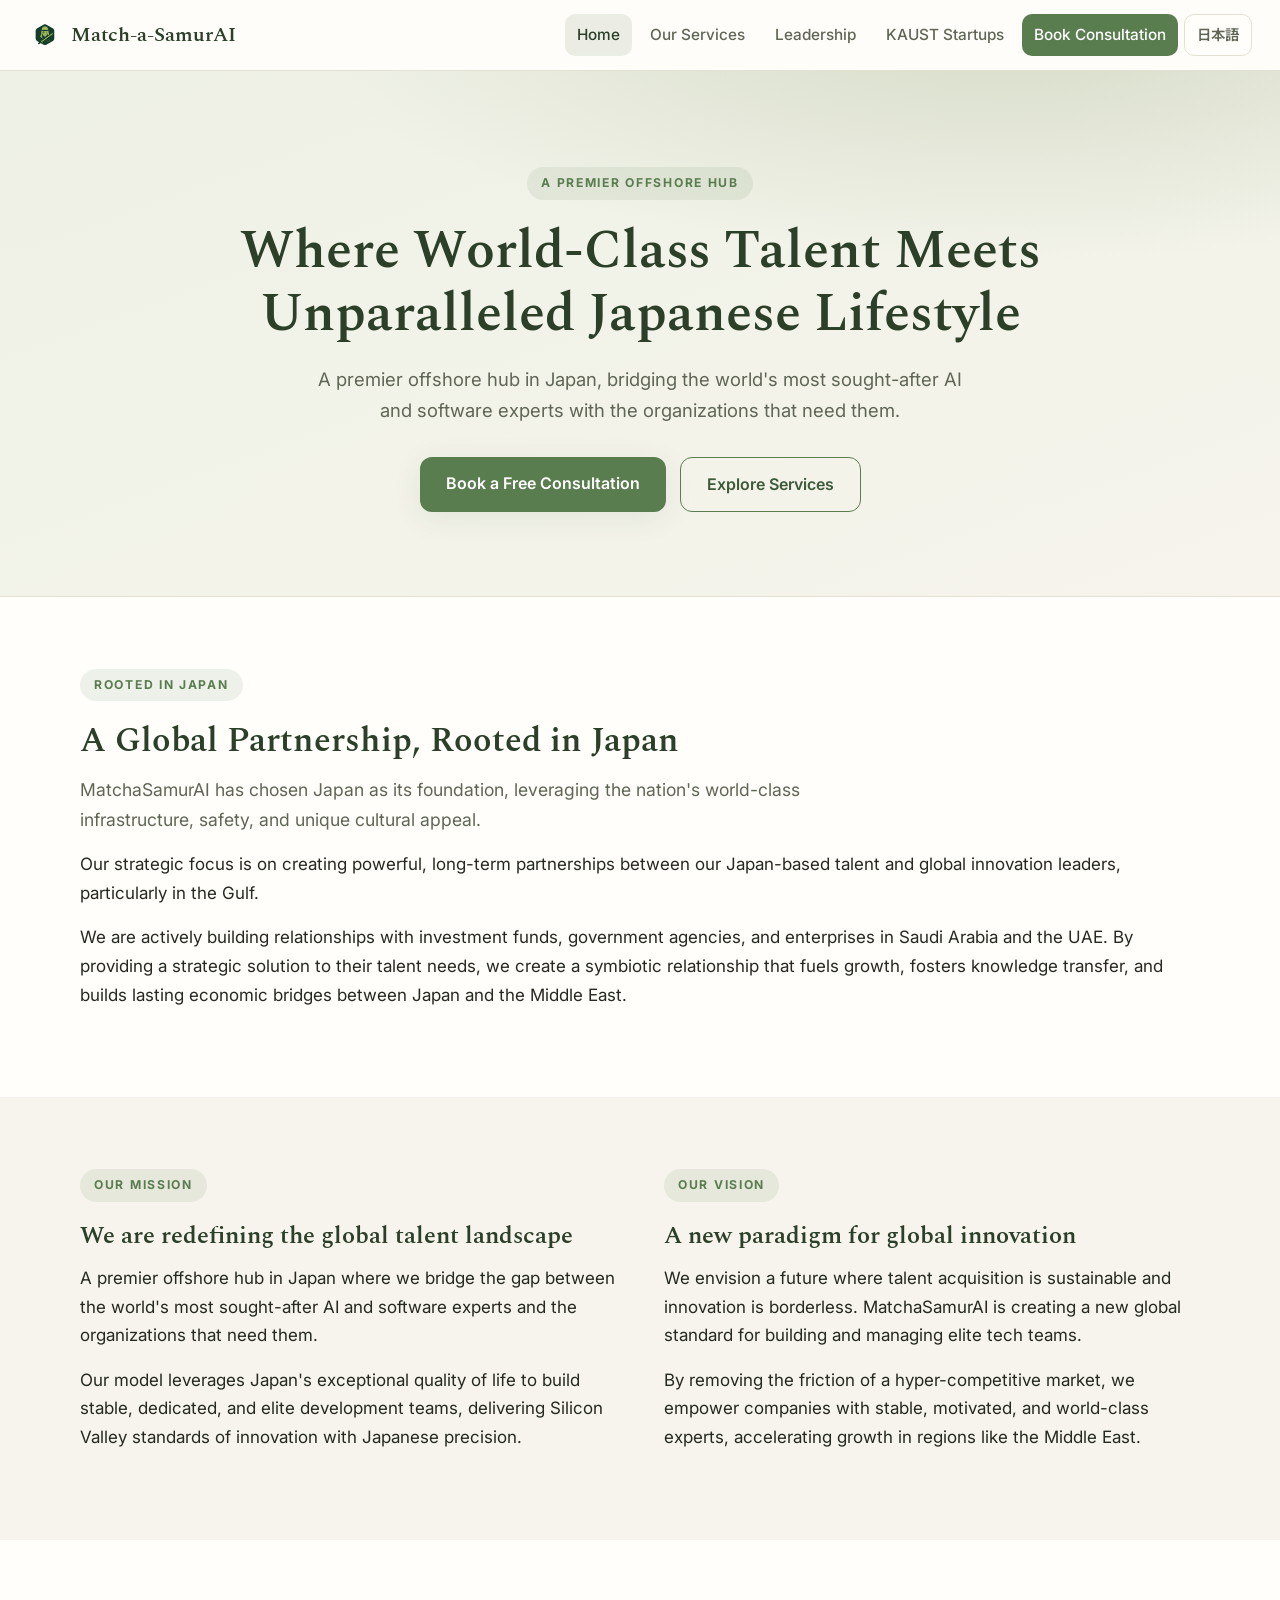
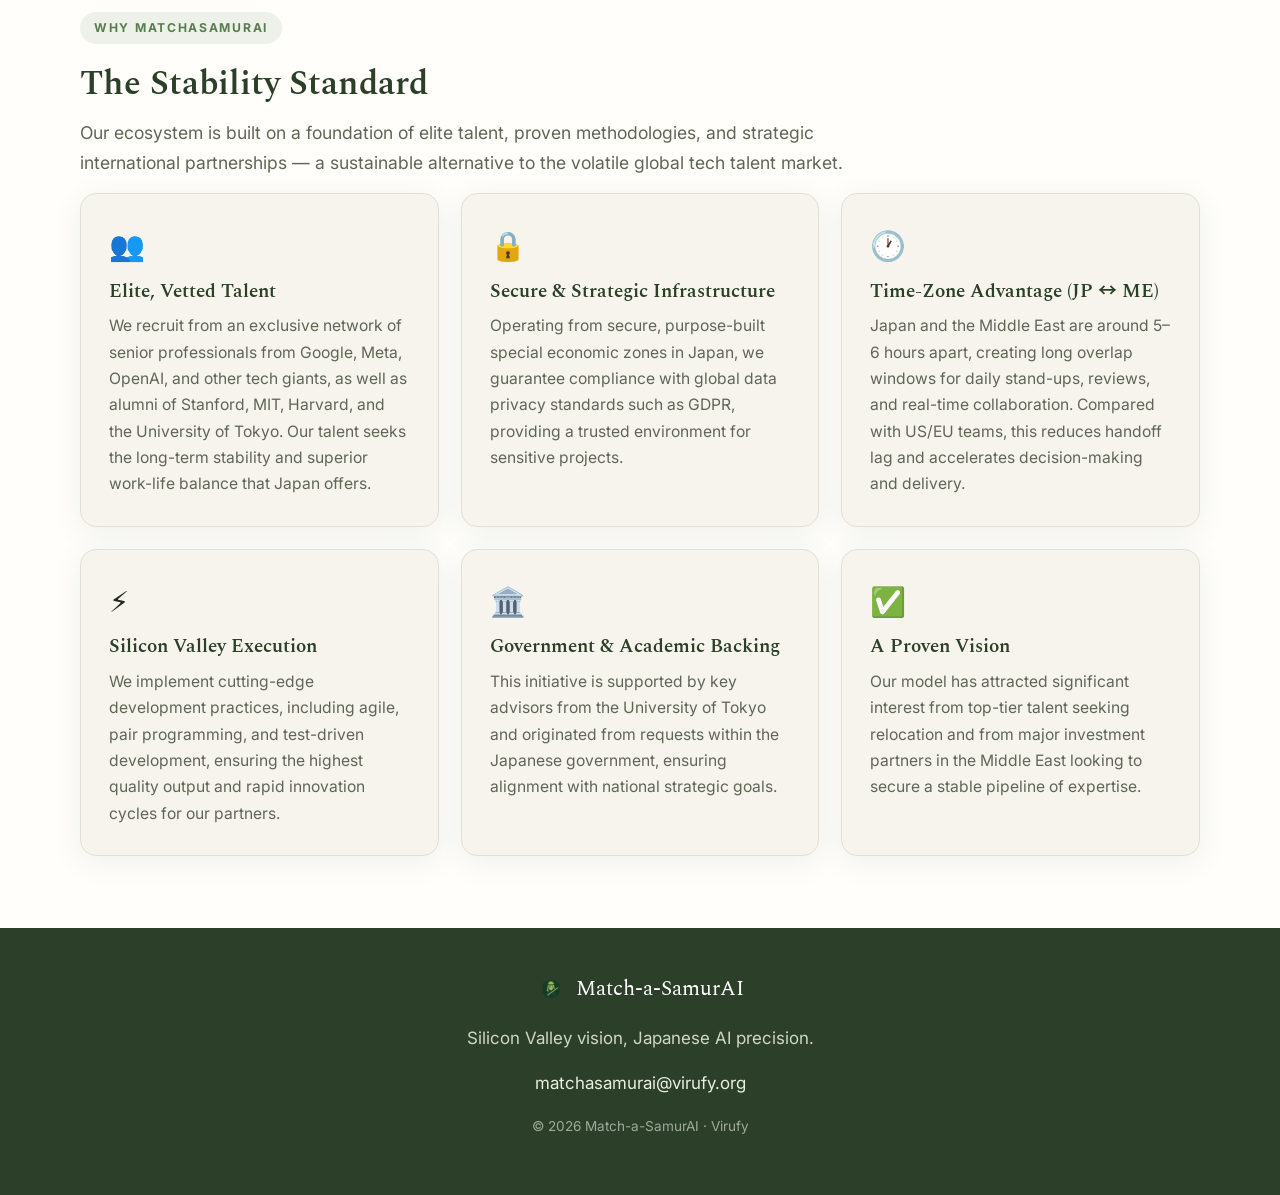
<file: index.html>
<!doctype html>
<html lang="en">
<head>
<meta charset="utf-8">
<meta name="viewport" content="width=device-width, initial-scale=1">
<title>Match-a-SamurAI · Elite Global AI Talent, Based in Japan</title>
<meta name="description" content="Match-a-SamurAI: elite global AI and software talent, based in Japan, bridging world-class engineers with the Gulf and beyond.">
<link rel="preconnect" href="https://fonts.googleapis.com">
<link rel="preconnect" href="https://fonts.gstatic.com" crossorigin>
<link href="https://fonts.googleapis.com/css2?family=Inter:wght@400;500;600;700&family=Noto+Sans+JP:wght@400;500;700&family=Spectral:wght@500;600&display=swap" rel="stylesheet">
<link rel="icon" type="image/png" href="img/logo.png">
<link rel="stylesheet" href="style.css">
</head>
<body class="en">
<header class="site-head">
  <a class="brand" href="index.html"><img class="brand-logo" src="img/logo.png" alt="Match-a-SamurAI logo"> Match-a-SamurAI</a>
  <button class="nav-toggle" aria-label="Menu" onclick="document.body.classList.toggle('nav-open')">☰</button>
  <nav class="nav"><a href="index.html" class="active"><span class="en">Home</span><span class="ja">ホーム</span></a><a href="services.html" class=""><span class="en">Our Services</span><span class="ja">サービス内容</span></a><a href="leadership.html" class=""><span class="en">Leadership</span><span class="ja">経営陣</span></a><a href="kaust-startups.html" class=""><span class="en">KAUST Startups</span><span class="ja">KAUSTスタートアップ</span></a>
    <a class="cta-sm" href="mailto:matchasamurai@virufy.org?subject=Free%20Consultation%20Request%20(Match-a-SamurAI)" target="_blank" rel="noopener"><span class="en">Book Consultation</span><span class="ja">無料相談予約</span></a>
    <button class="lang-btn" onclick="toggleLang()"><span class="en">日本語</span><span class="ja">English</span></button>
  </nav>
</header>
<main>
<section class="hero">
  <div class="hero-inner">
    <div class="kicker"><span class="en">A Premier Offshore Hub</span><span class="ja">一流のオフショア開発拠点</span></div>
    <h1><span class="en">Where World-Class Talent Meets Unparalleled Japanese Lifestyle</span><span class="ja">世界水準の人材と、比類なき日本のライフスタイルが出会う場所</span></h1>
    <p class="hero-sub"><span class="en">A premier offshore hub in Japan, bridging the world's most sought-after AI and software experts with the organizations that need them.</span><span class="ja">日本に設けた一流の海外開発拠点。世界で最も求められるAI・ソフトウェアの専門家と、それを必要とする組織との架け橋になります。</span></p>
    <div class="hero-ctas">
      <a class="btn primary" href="mailto:matchasamurai@virufy.org?subject=Free%20Consultation%20Request%20(Match-a-SamurAI)" target="_blank" rel="noopener"><span class="en">Book a Free Consultation</span><span class="ja">無料コンサルを予約</span></a>
      <a class="btn ghost" href="services.html"><span class="en">Explore Services</span><span class="ja">サービスを見る</span></a>
    </div>
  </div>
</section><section class="sec alt"><div class="wrap"><div class="kicker"><span class="en">Rooted in Japan</span><span class="ja">日本を拠点に</span></div><h2><span class="en">A Global Partnership, Rooted in Japan</span><span class="ja">日本に根ざしたグローバル・パートナーシップ</span></h2><p class="lead"><span class="en">MatchaSamurAI has chosen Japan as its foundation, leveraging the nation&#39;s world-class infrastructure, safety, and unique cultural appeal.</span><span class="ja">MatchaSamurAIは日本を拠点に選びました。世界トップクラスのインフラ、安全性、そして独自の文化的魅力を活かすためです。</span></p><p><span class="en">Our strategic focus is on creating powerful, long-term partnerships between our Japan-based talent and global innovation leaders, particularly in the Gulf.</span><span class="ja">私たちの戦略的な焦点は、日本を拠点とする優秀な人材と、特に湾岸地域のグローバルなイノベーション・リーダーとの間に、強力で長期的なパートナーシップを築くことにあります。</span></p><p><span class="en">We are actively building relationships with investment funds, government agencies, and enterprises in Saudi Arabia and the UAE. By providing a strategic solution to their talent needs, we create a symbiotic relationship that fuels growth, fosters knowledge transfer, and builds lasting economic bridges between Japan and the Middle East.</span><span class="ja">サウジアラビアやUAEの投資ファンド、政府機関、企業との関係構築を積極的に進めており、彼らの人材ニーズに応える戦略的ソリューションを提供します。成長を促進し、知識伝達を推進することで、日本と中東の間に持続的な経済的架け橋を築きます。</span></p></div></section><section class="sec "><div class="wrap"><div class="two-col"><div><div class="kicker"><span class="en">Our Mission</span><span class="ja">私たちの使命</span></div><h2><span class="en">We are redefining the global talent landscape</span><span class="ja">グローバル人材の新しい姿を定義する</span></h2><p><span class="en">A premier offshore hub in Japan where we bridge the gap between the world&#39;s most sought-after AI and software experts and the organizations that need them.</span><span class="ja">日本に設けた拠点を通じて、世界で最も求められるAI・ソフトウェアの専門家と、それを必要とする組織との架け橋となります。</span></p><p><span class="en">Our model leverages Japan&#39;s exceptional quality of life to build stable, dedicated, and elite development teams, delivering Silicon Valley standards of innovation with Japanese precision.</span><span class="ja">私たちのモデルは、日本の卓越した生活の質を活かし、安定的で献身的かつ精鋭の開発チームを形成。シリコンバレー水準のイノベーションを日本の精密さで提供します。</span></p></div><div><div class="kicker"><span class="en">Our Vision</span><span class="ja">私たちのビジョン</span></div><h2><span class="en">A new paradigm for global innovation</span><span class="ja">グローバル・イノベーションの新しいパラダイム</span></h2><p><span class="en">We envision a future where talent acquisition is sustainable and innovation is borderless. MatchaSamurAI is creating a new global standard for building and managing elite tech teams.</span><span class="ja">私たちは、人材獲得が持続可能であり、イノベーションが国境を超える未来を描いています。MatchaSamurAIは、精鋭テックチームの構築と運営において、新たなグローバルスタンダードを生み出しています。</span></p><p><span class="en">By removing the friction of a hyper-competitive market, we empower companies with stable, motivated, and world-class experts, accelerating growth in regions like the Middle East.</span><span class="ja">過度に競争的な市場の摩擦を取り除くことで、企業に安定的でモチベーションの高い世界水準の専門家を提供し、中東などの地域での成長を加速させます。</span></p></div></div></div></section><section class="sec alt"><div class="wrap"><div class="kicker"><span class="en">Why MatchaSamurAI</span><span class="ja">選ばれる理由</span></div><h2><span class="en">The Stability Standard</span><span class="ja">持続的で安定したモデル</span></h2><p class="lead"><span class="en">Our ecosystem is built on a foundation of elite talent, proven methodologies, and strategic international partnerships — a sustainable alternative to the volatile global tech talent market.</span><span class="ja">私たちのビジネス構造は、精鋭人材、実証済みの手法、そして戦略的な国際パートナーシップの基盤の上に構築されています。不安定なグローバル人材市場に代わる持続可能な選択肢を提供します。</span></p><div class="grid"><div class="card"><div class="card-ic">👥</div><h3><span class="en">Elite, Vetted Talent</span><span class="ja">精鋭で厳選された人材</span></h3><p><span class="en">We recruit from an exclusive network of senior professionals from Google, Meta, OpenAI, and other tech giants, as well as alumni of Stanford, MIT, Harvard, and the University of Tokyo. Our talent seeks the long-term stability and superior work-life balance that Japan offers.</span><span class="ja">Google、Meta、OpenAIなどのテック大手や、スタンフォード、MIT、ハーバード、東京大学の卒業生など、精鋭ネットワークから経験豊富な人材を採用。彼らは長期的な安定と、日本が提供する優れたワークライフバランスを求めています。</span></p></div><div class="card"><div class="card-ic">🔒</div><h3><span class="en">Secure & Strategic Infrastructure</span><span class="ja">安全で戦略的なインフラ</span></h3><p><span class="en">Operating from secure, purpose-built special economic zones in Japan, we guarantee compliance with global data privacy standards such as GDPR, providing a trusted environment for sensitive projects.</span><span class="ja">日本国内の特別経済区に設けた専用施設から運営し、GDPRなどの国際的なデータプライバシー基準に準拠。機密性の高いプロジェクトにも信頼できる環境を提供します。</span></p></div><div class="card"><div class="card-ic">🕐</div><h3><span class="en">Time-Zone Advantage (JP ↔ ME)</span><span class="ja">タイムゾーンの優位性（日本 ↔ 中東）</span></h3><p><span class="en">Japan and the Middle East are around 5–6 hours apart, creating long overlap windows for daily stand-ups, reviews, and real-time collaboration. Compared with US/EU teams, this reduces handoff lag and accelerates decision-making and delivery.</span><span class="ja">日本と中東の時差は約5〜6時間。日次スタンドアップ、レビュー、リアルタイムの共同作業に十分な重複時間が生まれます。米国や欧州のチームに比べ、引き継ぎの遅延が少なく、意思決定と成果物のスピードを高めます。</span></p></div><div class="card"><div class="card-ic">⚡</div><h3><span class="en">Silicon Valley Execution</span><span class="ja">シリコンバレー水準の実行力</span></h3><p><span class="en">We implement cutting-edge development practices, including agile, pair programming, and test-driven development, ensuring the highest quality output and rapid innovation cycles for our partners.</span><span class="ja">アジャイル、ペアプログラミング、テスト駆動開発などの最新手法を導入。最高品質の成果と迅速なイノベーションサイクルをパートナーに提供します。</span></p></div><div class="card"><div class="card-ic">🏛️</div><h3><span class="en">Government & Academic Backing</span><span class="ja">政府・学術の後押し</span></h3><p><span class="en">This initiative is supported by key advisors from the University of Tokyo and originated from requests within the Japanese government, ensuring alignment with national strategic goals.</span><span class="ja">本取り組みは東京大学の有力アドバイザーの支援を受け、日本政府からの要請を背景に誕生しました。国家的な戦略目標とも合致しています。</span></p></div><div class="card"><div class="card-ic">✅</div><h3><span class="en">A Proven Vision</span><span class="ja">実証されたビジョン</span></h3><p><span class="en">Our model has attracted significant interest from top-tier talent seeking relocation and from major investment partners in the Middle East looking to secure a stable pipeline of expertise.</span><span class="ja">このモデルは、移住を希望するトップクラスの人材からの関心を集め、中東の主要投資パートナーからも安定した人材パイプライン確保の観点で大きな注目を浴びています。</span></p></div></div></div></section>
</main>
<footer class="site-foot">
  <div class="foot-brand"><img class="foot-logo" src="img/logo.png" alt=""> Match-a-SamurAI</div>
  <p><span class="en">Silicon Valley vision, Japanese AI precision.</span><span class="ja">シリコンバレーのビジョン、日本のAIの精密さ。</span></p>
  <p class="foot-contact"><a href="mailto:matchasamurai@virufy.org">matchasamurai@virufy.org</a></p>
  <p class="foot-copy">© 2026 Match-a-SamurAI · Virufy</p>
</footer>
<script src="app.js"></script>
</body>
</html>
</file>
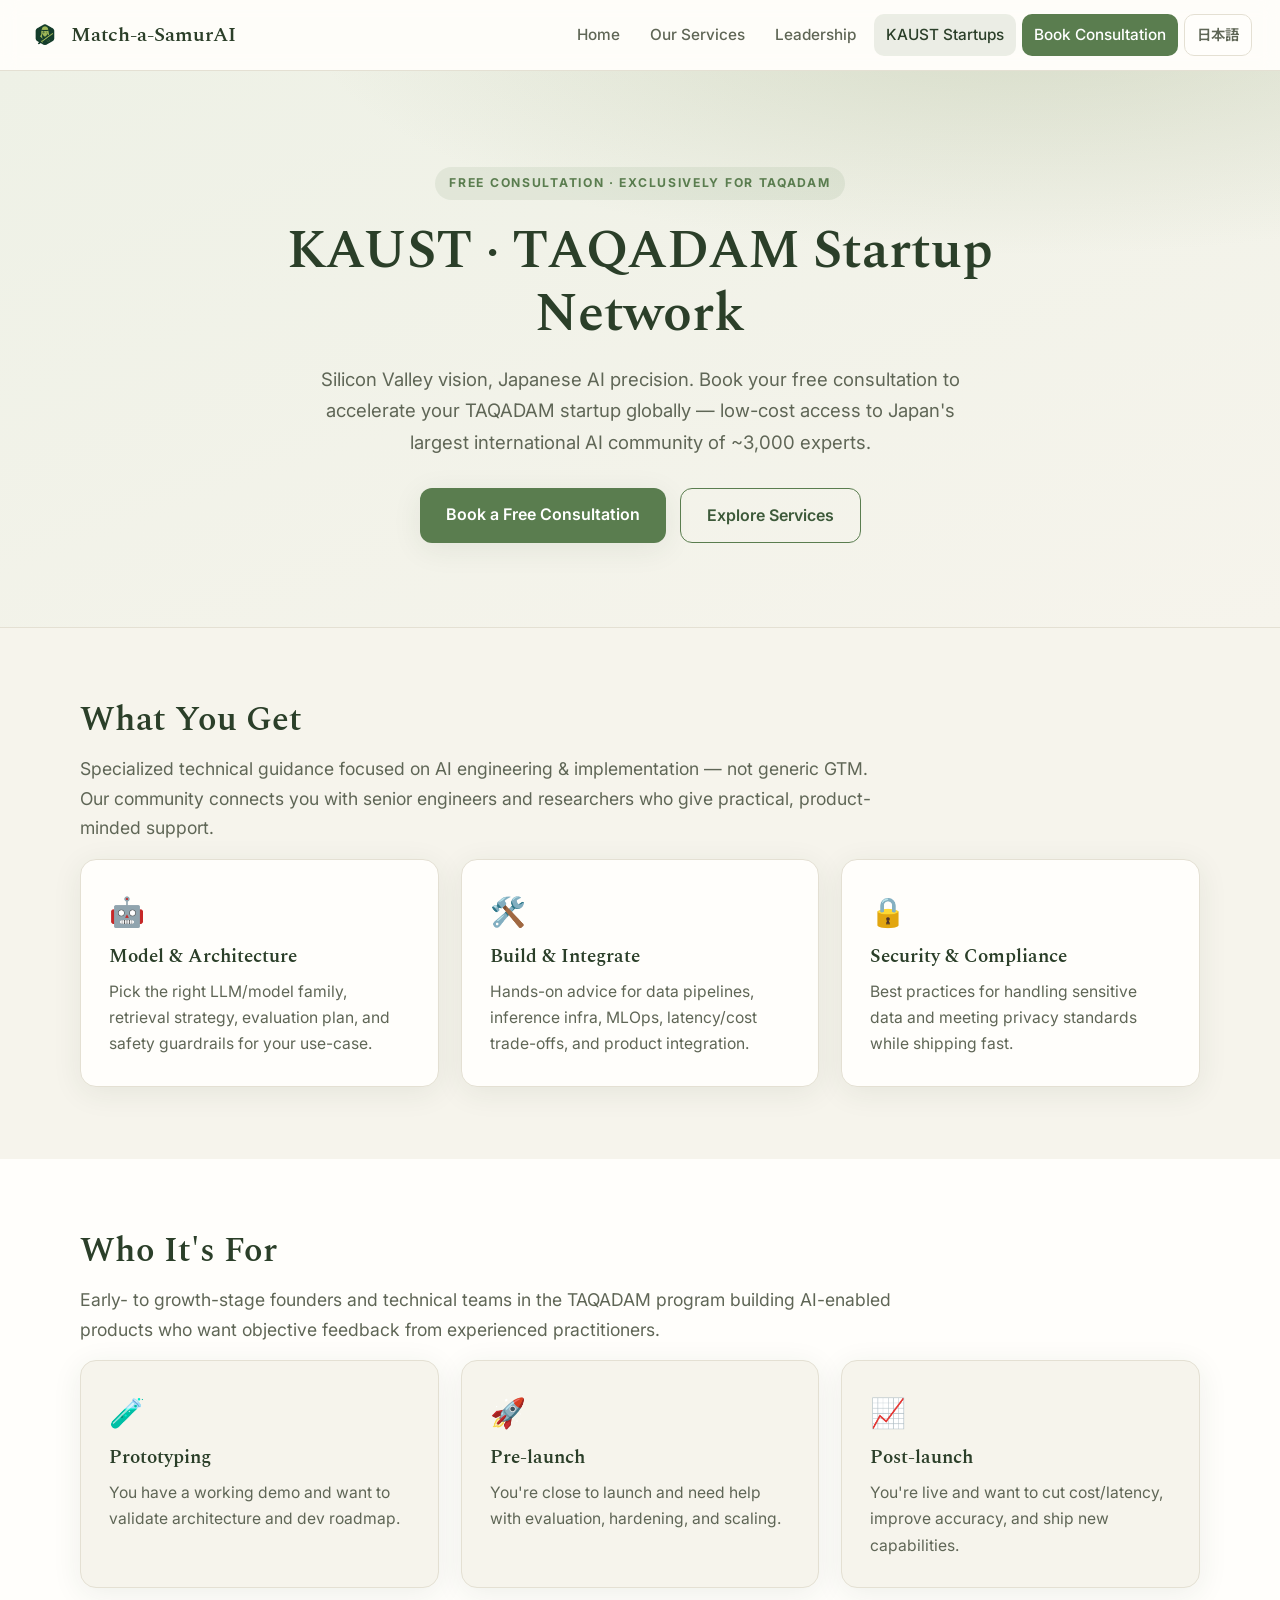
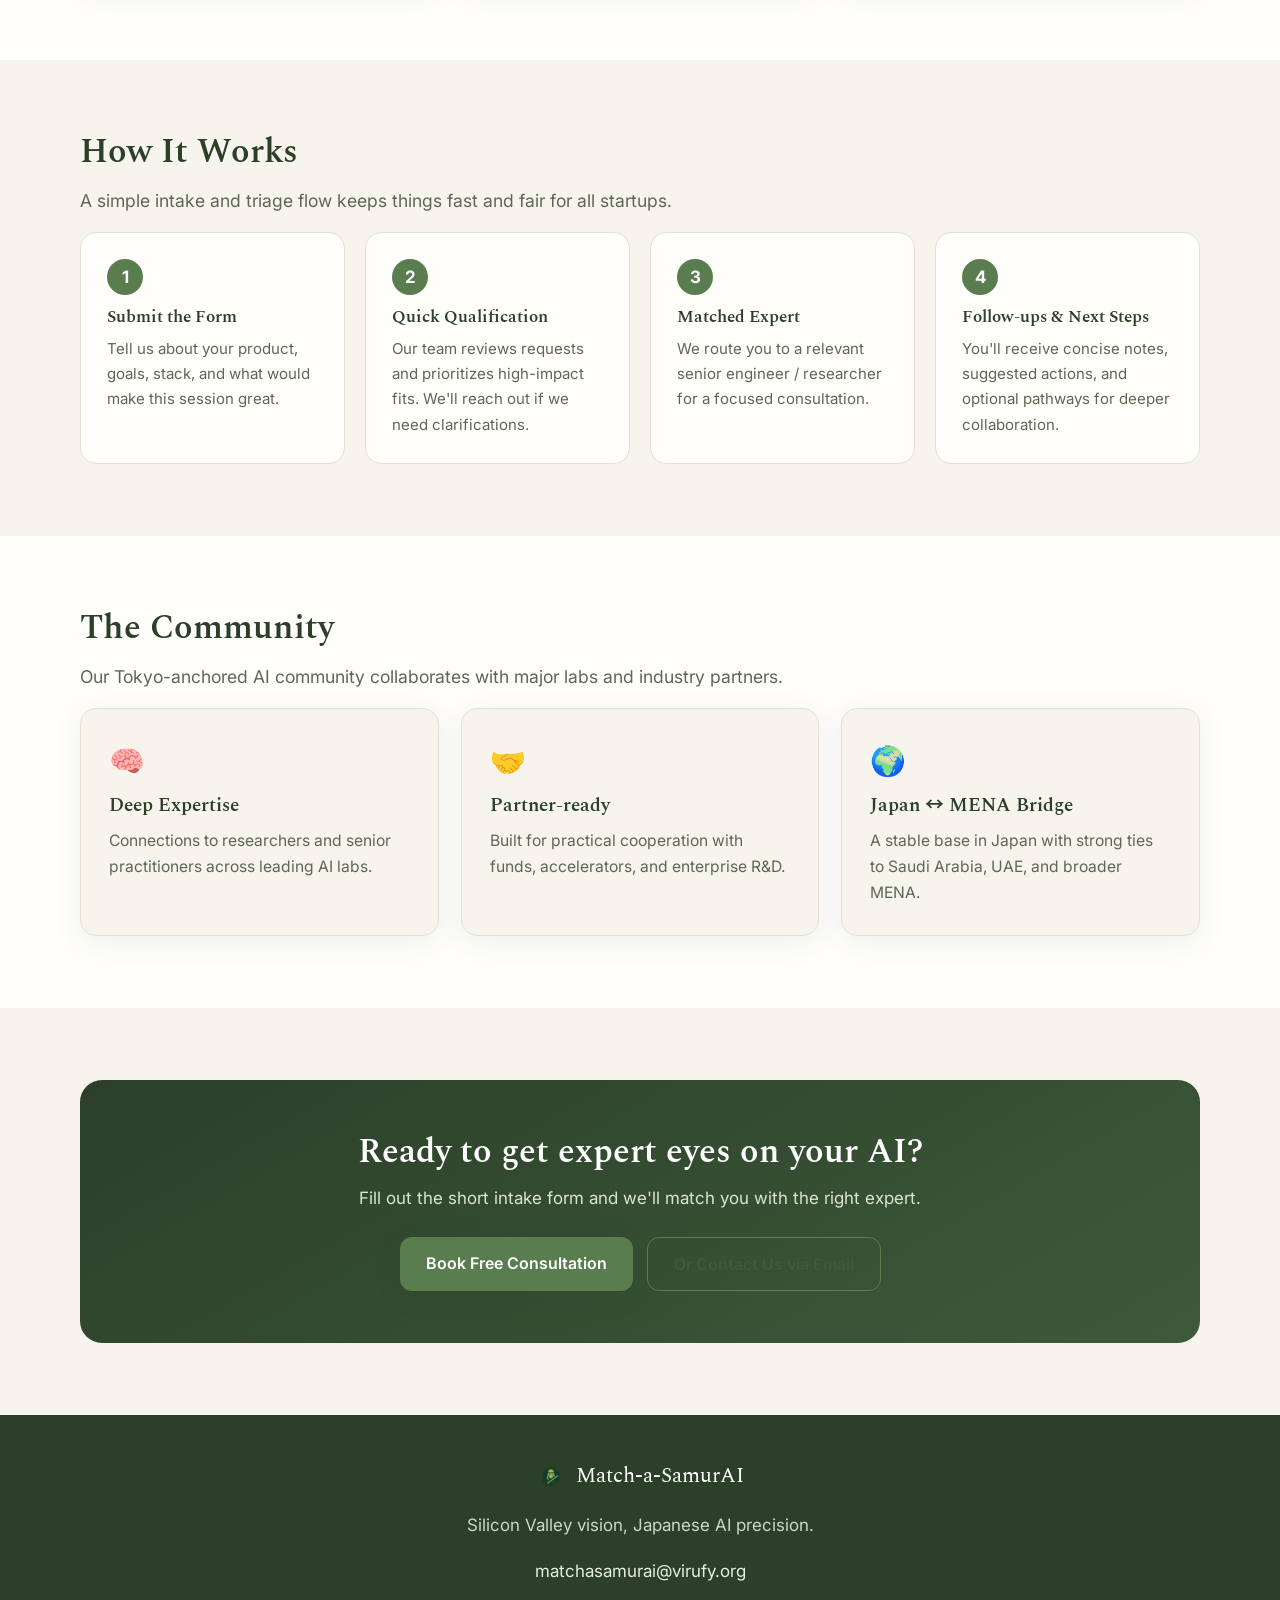
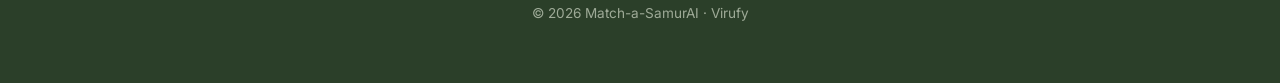
<file: kaust-startups.html>
<!doctype html>
<html lang="en">
<head>
<meta charset="utf-8">
<meta name="viewport" content="width=device-width, initial-scale=1">
<title>KAUST · TAQADAM Startups · Match-a-SamurAI</title>
<meta name="description" content="Match-a-SamurAI: elite global AI and software talent, based in Japan, bridging world-class engineers with the Gulf and beyond.">
<link rel="preconnect" href="https://fonts.googleapis.com">
<link rel="preconnect" href="https://fonts.gstatic.com" crossorigin>
<link href="https://fonts.googleapis.com/css2?family=Inter:wght@400;500;600;700&family=Noto+Sans+JP:wght@400;500;700&family=Spectral:wght@500;600&display=swap" rel="stylesheet">
<link rel="icon" type="image/png" href="img/logo.png">
<link rel="stylesheet" href="style.css">
</head>
<body class="en">
<header class="site-head">
  <a class="brand" href="index.html"><img class="brand-logo" src="img/logo.png" alt="Match-a-SamurAI logo"> Match-a-SamurAI</a>
  <button class="nav-toggle" aria-label="Menu" onclick="document.body.classList.toggle('nav-open')">☰</button>
  <nav class="nav"><a href="index.html" class=""><span class="en">Home</span><span class="ja">ホーム</span></a><a href="services.html" class=""><span class="en">Our Services</span><span class="ja">サービス内容</span></a><a href="leadership.html" class=""><span class="en">Leadership</span><span class="ja">経営陣</span></a><a href="kaust-startups.html" class="active"><span class="en">KAUST Startups</span><span class="ja">KAUSTスタートアップ</span></a>
    <a class="cta-sm" href="mailto:matchasamurai@virufy.org?subject=Free%20Consultation%20Request%20(Match-a-SamurAI)" target="_blank" rel="noopener"><span class="en">Book Consultation</span><span class="ja">無料相談予約</span></a>
    <button class="lang-btn" onclick="toggleLang()"><span class="en">日本語</span><span class="ja">English</span></button>
  </nav>
</header>
<main>
<section class="hero">
  <div class="hero-inner">
    <div class="kicker"><span class="en">Free Consultation · Exclusively for TAQADAM</span><span class="ja">無料コンサル · TAQADAM限定</span></div>
    <h1><span class="en">KAUST · TAQADAM Startup Network</span><span class="ja">KAUST・TAQADAM スタートアップ・ネットワーク</span></h1>
    <p class="hero-sub"><span class="en">Silicon Valley vision, Japanese AI precision. Book your free consultation to accelerate your TAQADAM startup globally — low-cost access to Japan&#39;s largest international AI community of ~3,000 experts.</span><span class="ja">シリコンバレーのビジョン、日本のAIの精密さ。無料コンサルテーションを予約して、あなたのTAQADAMスタートアップを世界的に加速させましょう。約3,000人の専門家からなる日本最大の国際AIコミュニティに、低コストでアクセスできます。</span></p>
    <div class="hero-ctas">
      <a class="btn primary" href="mailto:matchasamurai@virufy.org?subject=Free%20Consultation%20Request%20(Match-a-SamurAI)" target="_blank" rel="noopener"><span class="en">Book a Free Consultation</span><span class="ja">無料コンサルを予約</span></a>
      <a class="btn ghost" href="services.html"><span class="en">Explore Services</span><span class="ja">サービスを見る</span></a>
    </div>
  </div>
</section><section class="sec "><div class="wrap"><h2><span class="en">What You Get</span><span class="ja">サービス内容</span></h2><p class="lead"><span class="en">Specialized technical guidance focused on AI engineering &amp; implementation — not generic GTM. Our community connects you with senior engineers and researchers who give practical, product-minded support.</span><span class="ja">一般的なGTM（Go-To-Market）戦略ではなく、AIエンジニアリングと実装に特化した専門的な技術指導を提供します。私たちのコミュニティは、実践的で製品開発を意識した支援を行うシニアエンジニアや研究者とあなたを結びつけます。</span></p><div class="grid three"><div class="card"><div class="card-ic">🤖</div><h3><span class="en">Model & Architecture</span><span class="ja">モデルとアーキテクチャ</span></h3><p><span class="en">Pick the right LLM/model family, retrieval strategy, evaluation plan, and safety guardrails for your use-case.</span><span class="ja">あなたのユースケースに合った適切なLLM/モデルファミリー、検索戦略、評価計画、安全ガードレールを選定します。</span></p></div><div class="card"><div class="card-ic">🛠️</div><h3><span class="en">Build & Integrate</span><span class="ja">構築と統合</span></h3><p><span class="en">Hands-on advice for data pipelines, inference infra, MLOps, latency/cost trade-offs, and product integration.</span><span class="ja">データパイプライン、推論インフラ、MLOps、遅延/コストのトレードオフ、製品統合について実践的なアドバイスを提供します。</span></p></div><div class="card"><div class="card-ic">🔒</div><h3><span class="en">Security & Compliance</span><span class="ja">セキュリティとコンプライアンス</span></h3><p><span class="en">Best practices for handling sensitive data and meeting privacy standards while shipping fast.</span><span class="ja">迅速な提供を行いながら、機密データの取り扱いとプライバシー基準を満たすためのベストプラクティスを提供します。</span></p></div></div></div></section><section class="sec alt"><div class="wrap"><h2><span class="en">Who It&#39;s For</span><span class="ja">対象者</span></h2><p class="lead"><span class="en">Early- to growth-stage founders and technical teams in the TAQADAM program building AI-enabled products who want objective feedback from experienced practitioners.</span><span class="ja">TAQADAMプログラムに参加し、AIを活用した製品を開発中のアーリー〜グロースステージの創業者・技術チームで、経験豊富な実務家からの客観的なフィードバックを求めている方が対象です。</span></p><div class="grid three"><div class="card"><div class="card-ic">🧪</div><h3><span class="en">Prototyping</span><span class="ja">プロトタイピング</span></h3><p><span class="en">You have a working demo and want to validate architecture and dev roadmap.</span><span class="ja">動作するデモがあり、アーキテクチャと開発ロードマップを検証したい方。</span></p></div><div class="card"><div class="card-ic">🚀</div><h3><span class="en">Pre-launch</span><span class="ja">プレローンチ</span></h3><p><span class="en">You&#39;re close to launch and need help with evaluation, hardening, and scaling.</span><span class="ja">ローンチが間近で、評価・堅牢化・スケーリングに関する支援が必要な方。</span></p></div><div class="card"><div class="card-ic">📈</div><h3><span class="en">Post-launch</span><span class="ja">ポストローンチ</span></h3><p><span class="en">You&#39;re live and want to cut cost/latency, improve accuracy, and ship new capabilities.</span><span class="ja">サービス公開済みで、コスト/遅延の削減、精度向上、新機能のリリースを行いたい方。</span></p></div></div></div></section><section class="sec "><div class="wrap"><h2><span class="en">How It Works</span><span class="ja">利用方法</span></h2><p class="lead"><span class="en">A simple intake and triage flow keeps things fast and fair for all startups.</span><span class="ja">シンプルな受付とトリアージの流れにより、すべてのスタートアップにとって迅速かつ公平なプロセスを維持します。</span></p><div class="steps"><div class="step"><div class="step-n">1</div><h3><span class="en">Submit the Form</span><span class="ja">フォームを送信</span></h3><p><span class="en">Tell us about your product, goals, stack, and what would make this session great.</span><span class="ja">製品、目標、技術スタック、そしてこのセッションを有意義にする要素をお答えください。</span></p></div><div class="step"><div class="step-n">2</div><h3><span class="en">Quick Qualification</span><span class="ja">迅速な適格性審査</span></h3><p><span class="en">Our team reviews requests and prioritizes high-impact fits. We&#39;ll reach out if we need clarifications.</span><span class="ja">チームがリクエストを確認し、影響度の高い案件を優先します。不明点があればご連絡します。</span></p></div><div class="step"><div class="step-n">3</div><h3><span class="en">Matched Expert</span><span class="ja">専門家とのマッチング</span></h3><p><span class="en">We route you to a relevant senior engineer / researcher for a focused consultation.</span><span class="ja">関連性の高いシニアエンジニアまたは研究者に案内し、集中的なコンサルを行います。</span></p></div><div class="step"><div class="step-n">4</div><h3><span class="en">Follow-ups & Next Steps</span><span class="ja">フォローアップと次のステップ</span></h3><p><span class="en">You&#39;ll receive concise notes, suggested actions, and optional pathways for deeper collaboration.</span><span class="ja">簡潔なまとめ、実行のヒント、さらに協力を深める道筋もご提案します。</span></p></div></div></div></section><section class="sec alt"><div class="wrap"><h2><span class="en">The Community</span><span class="ja">コミュニティ</span></h2><p class="lead"><span class="en">Our Tokyo-anchored AI community collaborates with major labs and industry partners.</span><span class="ja">東京を拠点とする私たちのAIコミュニティは、主要な研究所や業界パートナーと協力しています。</span></p><div class="grid three"><div class="card"><div class="card-ic">🧠</div><h3><span class="en">Deep Expertise</span><span class="ja">深い専門知識</span></h3><p><span class="en">Connections to researchers and senior practitioners across leading AI labs.</span><span class="ja">主要なAI研究所の研究者やシニア実務家とのつながり。</span></p></div><div class="card"><div class="card-ic">🤝</div><h3><span class="en">Partner-ready</span><span class="ja">パートナーシップの準備完了</span></h3><p><span class="en">Built for practical cooperation with funds, accelerators, and enterprise R&amp;D.</span><span class="ja">ファンド、アクセラレーター、企業R&Dとの実践的な協力のために構築。</span></p></div><div class="card"><div class="card-ic">🌍</div><h3><span class="en">Japan ↔ MENA Bridge</span><span class="ja">日本 ↔ MENA の架け橋</span></h3><p><span class="en">A stable base in Japan with strong ties to Saudi Arabia, UAE, and broader MENA.</span><span class="ja">サウジアラビア、UAE、より広範なMENA地域との強いつながりを持つ、日本の安定した拠点。</span></p></div></div></div></section><section class="sec "><div class="wrap"><div class="cta-band"><h2><span class="en">Ready to get expert eyes on your AI?</span><span class="ja">あなたのAIを、プロの視点で進化させませんか？</span></h2><p><span class="en">Fill out the short intake form and we&#39;ll match you with the right expert.</span><span class="ja">簡単なお問い合わせフォームにご記入いただければ、適切な専門家とマッチングします。</span></p><div class="hero-ctas"><a class="btn primary" href="mailto:matchasamurai@virufy.org?subject=Free%20Consultation%20Request%20(Match-a-SamurAI)" target="_blank" rel="noopener"><span class="en">Book Free Consultation</span><span class="ja">無料コンサルを予約</span></a><a class="btn ghost" href="mailto:matchasamurai@virufy.org"><span class="en">Or Contact Us via Email</span><span class="ja">またはメールで問い合わせ</span></a></div></div></div></section>
</main>
<footer class="site-foot">
  <div class="foot-brand"><img class="foot-logo" src="img/logo.png" alt=""> Match-a-SamurAI</div>
  <p><span class="en">Silicon Valley vision, Japanese AI precision.</span><span class="ja">シリコンバレーのビジョン、日本のAIの精密さ。</span></p>
  <p class="foot-contact"><a href="mailto:matchasamurai@virufy.org">matchasamurai@virufy.org</a></p>
  <p class="foot-copy">© 2026 Match-a-SamurAI · Virufy</p>
</footer>
<script src="app.js"></script>
</body>
</html>
</file>
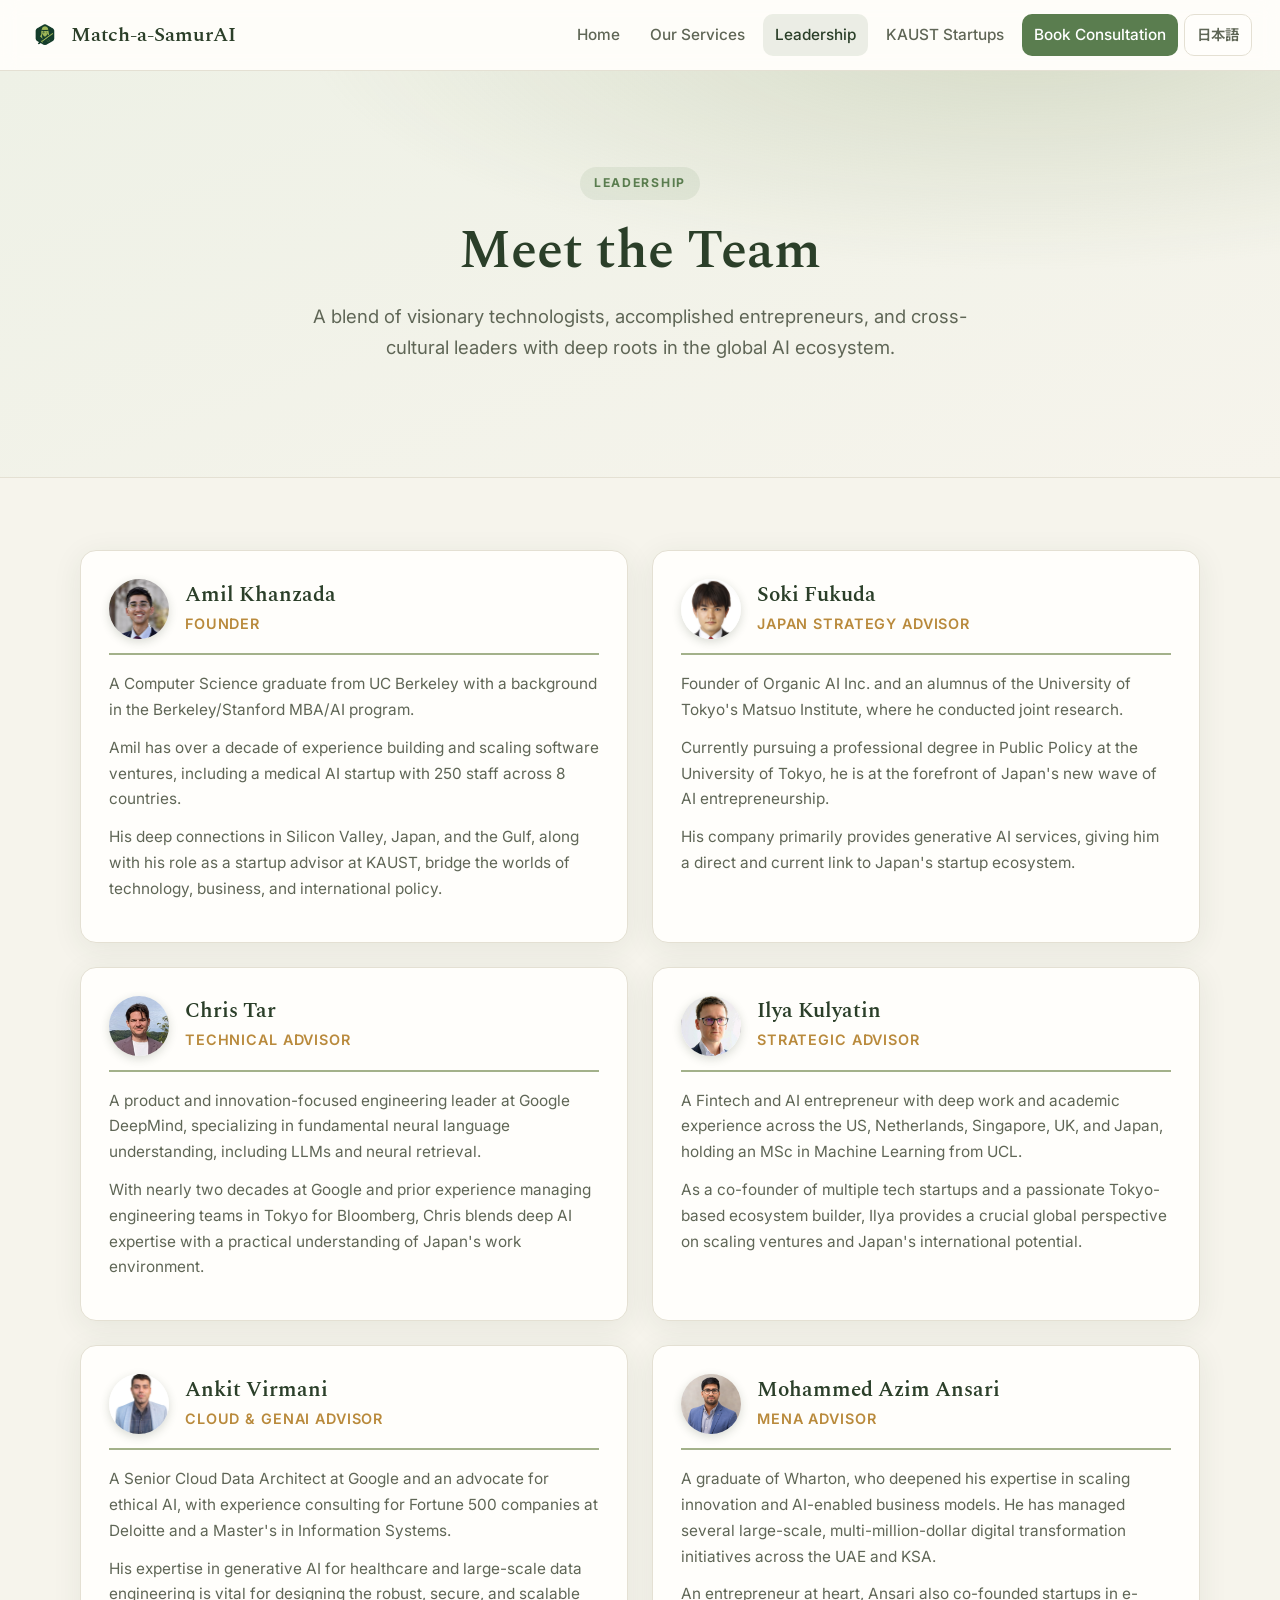
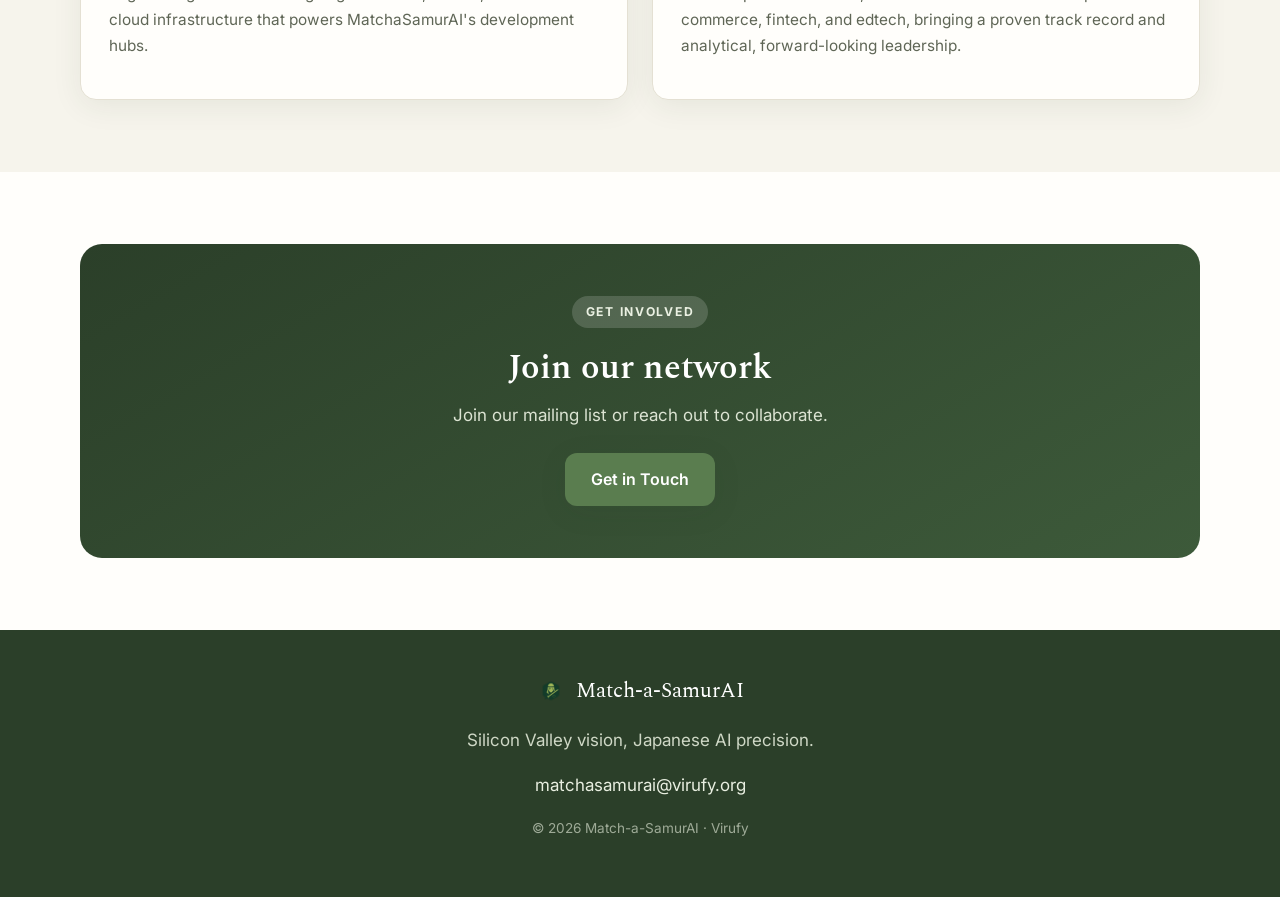
<file: leadership.html>
<!doctype html>
<html lang="en">
<head>
<meta charset="utf-8">
<meta name="viewport" content="width=device-width, initial-scale=1">
<title>Leadership · Match-a-SamurAI</title>
<meta name="description" content="Match-a-SamurAI: elite global AI and software talent, based in Japan, bridging world-class engineers with the Gulf and beyond.">
<link rel="preconnect" href="https://fonts.googleapis.com">
<link rel="preconnect" href="https://fonts.gstatic.com" crossorigin>
<link href="https://fonts.googleapis.com/css2?family=Inter:wght@400;500;600;700&family=Noto+Sans+JP:wght@400;500;700&family=Spectral:wght@500;600&display=swap" rel="stylesheet">
<link rel="icon" type="image/png" href="img/logo.png">
<link rel="stylesheet" href="style.css">
</head>
<body class="en">
<header class="site-head">
  <a class="brand" href="index.html"><img class="brand-logo" src="img/logo.png" alt="Match-a-SamurAI logo"> Match-a-SamurAI</a>
  <button class="nav-toggle" aria-label="Menu" onclick="document.body.classList.toggle('nav-open')">☰</button>
  <nav class="nav"><a href="index.html" class=""><span class="en">Home</span><span class="ja">ホーム</span></a><a href="services.html" class=""><span class="en">Our Services</span><span class="ja">サービス内容</span></a><a href="leadership.html" class="active"><span class="en">Leadership</span><span class="ja">経営陣</span></a><a href="kaust-startups.html" class=""><span class="en">KAUST Startups</span><span class="ja">KAUSTスタートアップ</span></a>
    <a class="cta-sm" href="mailto:matchasamurai@virufy.org?subject=Free%20Consultation%20Request%20(Match-a-SamurAI)" target="_blank" rel="noopener"><span class="en">Book Consultation</span><span class="ja">無料相談予約</span></a>
    <button class="lang-btn" onclick="toggleLang()"><span class="en">日本語</span><span class="ja">English</span></button>
  </nav>
</header>
<main>
<section class="hero">
  <div class="hero-inner">
    <div class="kicker"><span class="en">Leadership</span><span class="ja">経営陣</span></div>
    <h1><span class="en">Meet the Team</span><span class="ja">チーム紹介</span></h1>
    <p class="hero-sub"><span class="en">A blend of visionary technologists, accomplished entrepreneurs, and cross-cultural leaders with deep roots in the global AI ecosystem.</span><span class="ja">グローバルなAIエコシステムに深く根ざした、先見性ある技術者、実績ある起業家、そして異文化をつなぐリーダーたちのチームです。</span></p>
    
  </div>
</section><section class="sec "><div class="wrap"><div class="bios"><div class="bio"><div class="bio-head"><div class="bio-avatar has-photo" style="--tint:#5a7d4f"><img src="img/amil.png" alt="Amil Khanzada"></div><div><h3><span class="en">Amil Khanzada</span><span class="ja">Amil Khanzada（創業者）</span></h3><div class="bio-role"><span class="en">Founder</span><span class="ja">創業者</span></div></div></div><p><span class="en">A Computer Science graduate from UC Berkeley with a background in the Berkeley/Stanford MBA/AI program.</span><span class="ja">UCバークレーでコンピュータサイエンスを専攻、UCバークレー／スタンフォード大学MBA・AIプログラムの経歴を持つ。</span></p><p><span class="en">Amil has over a decade of experience building and scaling software ventures, including a medical AI startup with 250 staff across 8 countries.</span><span class="ja">8か国で250名を擁する規模の医療AIスタートアップを含め、10年以上にわたりソフトウェア事業の立ち上げと拡大を経験。</span></p><p><span class="en">His deep connections in Silicon Valley, Japan, and the Gulf, along with his role as a startup advisor at KAUST, bridge the worlds of technology, business, and international policy.</span><span class="ja">シリコンバレー、日本、湾岸地域との強力なネットワークを持ち、KAUST（サウジアラビアの大学）でスタートアップアドバイザーも務め、テクノロジー・ビジネス・国際政策を橋渡しする役割を担う。</span></p></div><div class="bio"><div class="bio-head"><div class="bio-avatar has-photo" style="--tint:#7a6a3c"><img src="img/soki.png" alt="Soki Fukuda"></div><div><h3><span class="en">Soki Fukuda</span><span class="ja">Soki Fukuda（日本戦略アドバイザー）</span></h3><div class="bio-role"><span class="en">Japan Strategy Advisor</span><span class="ja">日本戦略アドバイザー</span></div></div></div><p><span class="en">Founder of Organic AI Inc. and an alumnus of the University of Tokyo&#39;s Matsuo Institute, where he conducted joint research.</span><span class="ja">株式会社Organic AI創業者。東京大学の松尾研究所出身で共同研究を行った経歴を持つ。</span></p><p><span class="en">Currently pursuing a professional degree in Public Policy at the University of Tokyo, he is at the forefront of Japan&#39;s new wave of AI entrepreneurship.</span><span class="ja">現在は東大で公共政策専門職学位を取得中、日本の新しいAI起業の波を牽引。</span></p><p><span class="en">His company primarily provides generative AI services, giving him a direct and current link to Japan&#39;s startup ecosystem.</span><span class="ja">自社では主に生成AIサービスを提供し、日本のスタートアップエコシステムとの最新かつ直接的な接点を持つ。</span></p></div><div class="bio"><div class="bio-head"><div class="bio-avatar has-photo" style="--tint:#3d6a6a"><img src="img/chris.png" alt="Chris Tar"></div><div><h3><span class="en">Chris Tar</span><span class="ja">Chris Tar（技術アドバイザー）</span></h3><div class="bio-role"><span class="en">Technical Advisor</span><span class="ja">技術アドバイザー</span></div></div></div><p><span class="en">A product and innovation-focused engineering leader at Google DeepMind, specializing in fundamental neural language understanding, including LLMs and neural retrieval.</span><span class="ja">Google DeepMindの製品・イノベーション重視のエンジニアリングリーダーで、LLMやニューラル検索を含む言語理解に特化。</span></p><p><span class="en">With nearly two decades at Google and prior experience managing engineering teams in Tokyo for Bloomberg, Chris blends deep AI expertise with a practical understanding of Japan&#39;s work environment.</span><span class="ja">Googleに約20年在籍し、Bloomberg東京でエンジニアリングチームを率いた経験もある。AIの高度な技術知識と日本の職場環境への実務的理解を兼ね備え、世界水準のエンジニアリングチーム構築に不可欠な存在。</span></p></div><div class="bio"><div class="bio-head"><div class="bio-avatar has-photo" style="--tint:#6a4f7d"><img src="img/ilya.png" alt="Ilya Kulyatin"></div><div><h3><span class="en">Ilya Kulyatin</span><span class="ja">Ilya Kulyatin（戦略アドバイザー）</span></h3><div class="bio-role"><span class="en">Strategic Advisor</span><span class="ja">戦略アドバイザー</span></div></div></div><p><span class="en">A Fintech and AI entrepreneur with deep work and academic experience across the US, Netherlands, Singapore, UK, and Japan, holding an MSc in Machine Learning from UCL.</span><span class="ja">米国、オランダ、シンガポール、英国、日本での豊富な実務・研究経験を持つフィンテック＆AI起業家。UCL（ロンドン大学）で機械学習修士号を取得。</span></p><p><span class="en">As a co-founder of multiple tech startups and a passionate Tokyo-based ecosystem builder, Ilya provides a crucial global perspective on scaling ventures and Japan&#39;s international potential.</span><span class="ja">複数のテックスタートアップを共同創業し、東京を拠点としたビジネス環境形成にも情熱を注ぐ。グローバルな視点でテクノロジーベンチャーの成長と、日本の国際展開の可能性を切り拓く。</span></p></div><div class="bio"><div class="bio-head"><div class="bio-avatar has-photo" style="--tint:#7d5a4f"><img src="img/ankit.png" alt="Ankit Virmani"></div><div><h3><span class="en">Ankit Virmani</span><span class="ja">Ankit Virmani（クラウド＆生成AIアドバイザー）</span></h3><div class="bio-role"><span class="en">Cloud & GenAI Advisor</span><span class="ja">クラウド＆生成AIアドバイザー</span></div></div></div><p><span class="en">A Senior Cloud Data Architect at Google and an advocate for ethical AI, with experience consulting for Fortune 500 companies at Deloitte and a Master&#39;s in Information Systems.</span><span class="ja">Googleのシニアクラウドデータ設計士で、倫理的AIの推進者。DeloitteでFortune 500企業へのコンサル経験を持ち、情報システムの修士号を取得。</span></p><p><span class="en">His expertise in generative AI for healthcare and large-scale data engineering is vital for designing the robust, secure, and scalable cloud infrastructure that powers MatchaSamurAI&#39;s development hubs.</span><span class="ja">医療向け生成AIや大規模データエンジニアリングに強みがあり、堅牢・安全・拡張性のあるクラウド基盤の設計を通じてMatchaSamurAIの開発拠点を支える。</span></p></div><div class="bio"><div class="bio-head"><div class="bio-avatar has-photo" style="--tint:#4f5a7d"><img src="img/ansari.png" alt="Mohammed Azim Ansari"></div><div><h3><span class="en">Mohammed Azim Ansari</span><span class="ja">Mohammed Azim Ansari（MENAアドバイザー）</span></h3><div class="bio-role"><span class="en">MENA Advisor</span><span class="ja">MENAアドバイザー</span></div></div></div><p><span class="en">A graduate of Wharton, who deepened his expertise in scaling innovation and AI-enabled business models. He has managed several large-scale, multi-million-dollar digital transformation initiatives across the UAE and KSA.</span><span class="ja">ウォートン・スクール卒業。イノベーションやAIビジネスモデルの拡大に精通。UAE・サウジアラビアで数千万ドル規模の大規模デジタル変革プロジェクトを統括。</span></p><p><span class="en">An entrepreneur at heart, Ansari also co-founded startups in e-commerce, fintech, and edtech, bringing a proven track record and analytical, forward-looking leadership.</span><span class="ja">Eコマース、フィンテック、EdTech分野でスタートアップを共同創業した経験を持ち、戦略・研究・金融の実績を通じて分析力と先見性のあるリーダーシップを融合する。</span></p></div></div></div></section><section class="sec alt"><div class="wrap"><div class="cta-band"><div class="kicker"><span class="en">Get Involved</span><span class="ja">参加方法</span></div><h2><span class="en">Join our network</span><span class="ja">ネットワークに加わる</span></h2><p><span class="en">Join our mailing list or reach out to collaborate.</span><span class="ja">メール購読に登録するか、協業のご相談はこちらから。</span></p><a class="btn primary" href="mailto:matchasamurai@virufy.org"><span class="en">Get in Touch</span><span class="ja">お問い合わせ</span></a></div></div></section>
</main>
<footer class="site-foot">
  <div class="foot-brand"><img class="foot-logo" src="img/logo.png" alt=""> Match-a-SamurAI</div>
  <p><span class="en">Silicon Valley vision, Japanese AI precision.</span><span class="ja">シリコンバレーのビジョン、日本のAIの精密さ。</span></p>
  <p class="foot-contact"><a href="mailto:matchasamurai@virufy.org">matchasamurai@virufy.org</a></p>
  <p class="foot-copy">© 2026 Match-a-SamurAI · Virufy</p>
</footer>
<script src="app.js"></script>
</body>
</html>
</file>
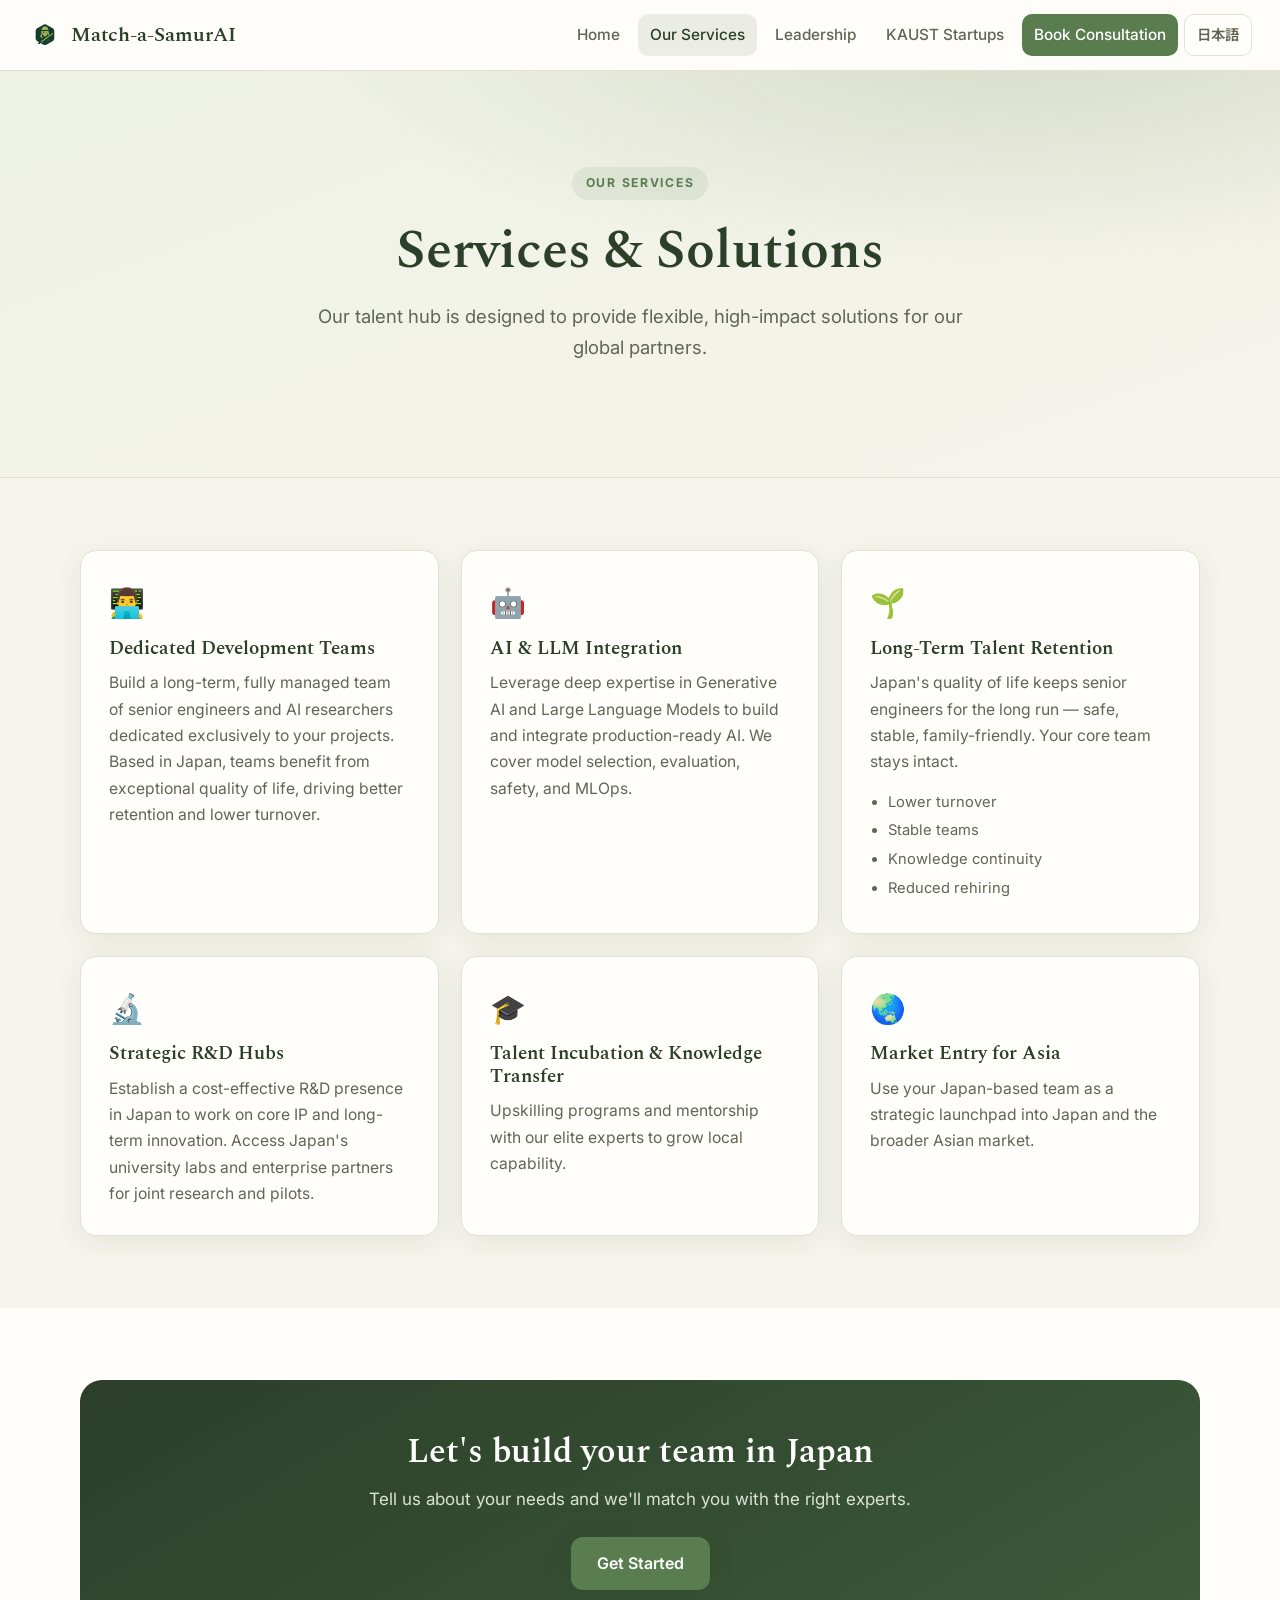
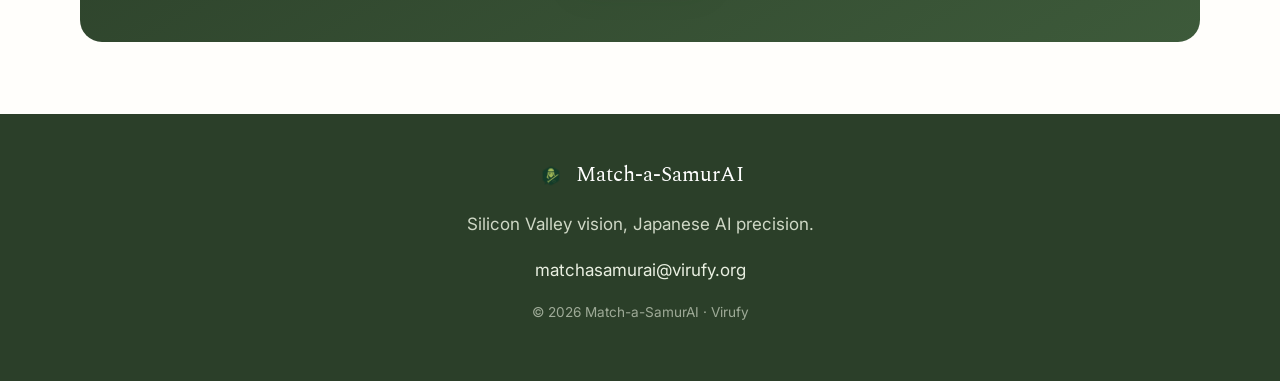
<file: services.html>
<!doctype html>
<html lang="en">
<head>
<meta charset="utf-8">
<meta name="viewport" content="width=device-width, initial-scale=1">
<title>Services · Match-a-SamurAI</title>
<meta name="description" content="Match-a-SamurAI: elite global AI and software talent, based in Japan, bridging world-class engineers with the Gulf and beyond.">
<link rel="preconnect" href="https://fonts.googleapis.com">
<link rel="preconnect" href="https://fonts.gstatic.com" crossorigin>
<link href="https://fonts.googleapis.com/css2?family=Inter:wght@400;500;600;700&family=Noto+Sans+JP:wght@400;500;700&family=Spectral:wght@500;600&display=swap" rel="stylesheet">
<link rel="icon" type="image/png" href="img/logo.png">
<link rel="stylesheet" href="style.css">
</head>
<body class="en">
<header class="site-head">
  <a class="brand" href="index.html"><img class="brand-logo" src="img/logo.png" alt="Match-a-SamurAI logo"> Match-a-SamurAI</a>
  <button class="nav-toggle" aria-label="Menu" onclick="document.body.classList.toggle('nav-open')">☰</button>
  <nav class="nav"><a href="index.html" class=""><span class="en">Home</span><span class="ja">ホーム</span></a><a href="services.html" class="active"><span class="en">Our Services</span><span class="ja">サービス内容</span></a><a href="leadership.html" class=""><span class="en">Leadership</span><span class="ja">経営陣</span></a><a href="kaust-startups.html" class=""><span class="en">KAUST Startups</span><span class="ja">KAUSTスタートアップ</span></a>
    <a class="cta-sm" href="mailto:matchasamurai@virufy.org?subject=Free%20Consultation%20Request%20(Match-a-SamurAI)" target="_blank" rel="noopener"><span class="en">Book Consultation</span><span class="ja">無料相談予約</span></a>
    <button class="lang-btn" onclick="toggleLang()"><span class="en">日本語</span><span class="ja">English</span></button>
  </nav>
</header>
<main>
<section class="hero">
  <div class="hero-inner">
    <div class="kicker"><span class="en">Our Services</span><span class="ja">サービス内容</span></div>
    <h1><span class="en">Services & Solutions</span><span class="ja">事業内容</span></h1>
    <p class="hero-sub"><span class="en">Our talent hub is designed to provide flexible, high-impact solutions for our global partners.</span><span class="ja">世界中のパートナーに向け、柔軟かつ高いインパクトを生むソリューションを提供します。</span></p>
    
  </div>
</section><section class="sec "><div class="wrap"><div class="grid"><div class="card"><div class="card-ic">👨‍💻</div><h3><span class="en">Dedicated Development Teams</span><span class="ja">専属開発チーム</span></h3><p><span class="en">Build a long-term, fully managed team of senior engineers and AI researchers dedicated exclusively to your projects. Based in Japan, teams benefit from exceptional quality of life, driving better retention and lower turnover.</span><span class="ja">経験豊富なエンジニアやAI研究者で構成された専属チームを編成。長期にわたりプロジェクトに専念します。日本ならではの高い生活水準が、優れた定着率と低い離職率を実現します。</span></p></div><div class="card"><div class="card-ic">🤖</div><h3><span class="en">AI & LLM Integration</span><span class="ja">AIとLLMの融合</span></h3><p><span class="en">Leverage deep expertise in Generative AI and Large Language Models to build and integrate production-ready AI. We cover model selection, evaluation, safety, and MLOps.</span><span class="ja">生成AIや大規模言語モデルに関する深い専門性を活用し、本番運用に耐えるAIを構築・統合。モデル選定、評価、安全性検証、運用設計まで一貫したサポートを提供します。</span></p></div><div class="card"><div class="card-ic">🌱</div><h3><span class="en">Long-Term Talent Retention</span><span class="ja">長期的な人材の定着</span></h3><p><span class="en">Japan&#39;s quality of life keeps senior engineers for the long run — safe, stable, family-friendly. Your core team stays intact.</span><span class="ja">日本の安全・安定・家族に優しい生活環境が優秀な人材を引き留め、チームを維持します。</span></p><ul class="mini"><li><span class="en">Lower turnover</span><span class="ja">低い離職率</span></li><li><span class="en">Stable teams</span><span class="ja">安定したチーム</span></li><li><span class="en">Knowledge continuity</span><span class="ja">ノウハウの蓄積</span></li><li><span class="en">Reduced rehiring</span><span class="ja">採用コストの削減</span></li></ul></div><div class="card"><div class="card-ic">🔬</div><h3><span class="en">Strategic R&D Hubs</span><span class="ja">研究開発拠点の設立支援</span></h3><p><span class="en">Establish a cost-effective R&D presence in Japan to work on core IP and long-term innovation. Access Japan&#39;s university labs and enterprise partners for joint research and pilots.</span><span class="ja">日本にコスト効率の高いR&D拠点を設立し、中核知財や長期的イノベーションに取り組みます。大学研究室や大企業パートナーとの共同研究や実証実験へアクセス可能です。</span></p></div><div class="card"><div class="card-ic">🎓</div><h3><span class="en">Talent Incubation & Knowledge Transfer</span><span class="ja">人材育成とノウハウの伝達</span></h3><p><span class="en">Upskilling programs and mentorship with our elite experts to grow local capability.</span><span class="ja">経験豊富な専門家がスキル強化や指導を行い、現地人材の成長を後押しします。</span></p></div><div class="card"><div class="card-ic">🌏</div><h3><span class="en">Market Entry for Asia</span><span class="ja">アジア市場参入</span></h3><p><span class="en">Use your Japan-based team as a strategic launchpad into Japan and the broader Asian market.</span><span class="ja">日本拠点をハブとして活用し、日本市場への浸透とアジア市場への拡大を推進します。</span></p></div></div></div></section><section class="sec alt"><div class="wrap"><div class="cta-band"><h2><span class="en">Let&#39;s build your team in Japan</span><span class="ja">日本であなたのチームを築きましょう</span></h2><p><span class="en">Tell us about your needs and we&#39;ll match you with the right experts.</span><span class="ja">ニーズをお聞かせください。最適な専門家とマッチングします。</span></p><a class="btn primary" href="mailto:matchasamurai@virufy.org?subject=Free%20Consultation%20Request%20(Match-a-SamurAI)" target="_blank" rel="noopener"><span class="en">Get Started</span><span class="ja">相談を始める</span></a></div></div></section>
</main>
<footer class="site-foot">
  <div class="foot-brand"><img class="foot-logo" src="img/logo.png" alt=""> Match-a-SamurAI</div>
  <p><span class="en">Silicon Valley vision, Japanese AI precision.</span><span class="ja">シリコンバレーのビジョン、日本のAIの精密さ。</span></p>
  <p class="foot-contact"><a href="mailto:matchasamurai@virufy.org">matchasamurai@virufy.org</a></p>
  <p class="foot-copy">© 2026 Match-a-SamurAI · Virufy</p>
</footer>
<script src="app.js"></script>
</body>
</html>
</file>
<file: style.css>
:root{
  --matcha:#5a7d4f;      /* primary matcha green */
  --matcha-dark:#3d5a3a;
  --matcha-deep:#2b3f29;
  --accent:#a3b18a;
  --cream:#f6f4ec;
  --paper:#fffefb;
  --ink:#25291f;
  --muted:#5f6656;
  --line:#e4e0d3;
  --gold:#b98a3c;
  --maxw:1120px;
  --r:16px;
  --shadow:0 6px 30px rgba(43,63,41,.08);
}
*{box-sizing:border-box}
html{scroll-behavior:smooth}
body{
  margin:0;color:var(--ink);background:var(--cream);
  font-family:"Inter","Noto Sans JP",system-ui,sans-serif;
  line-height:1.68;font-size:17px;-webkit-font-smoothing:antialiased;
}
body.ja{font-family:"Noto Sans JP","Inter",system-ui,sans-serif;}
/* language toggling */
.ja .en{display:none}
.en .ja{display:none}
img{max-width:100%}
a{color:var(--matcha-dark);text-decoration:none}
h1,h2,h3{font-family:"Spectral","Noto Sans JP",serif;line-height:1.2;color:var(--matcha-deep);font-weight:600}
.ja h1,.ja h2,.ja h3{font-family:"Noto Sans JP",serif;font-weight:700}

/* header */
.site-head{
  position:sticky;top:0;z-index:50;display:flex;align-items:center;gap:20px;
  padding:14px 28px;background:rgba(255,254,251,.9);backdrop-filter:blur(10px);
  border-bottom:1px solid var(--line);
}
.brand{display:flex;align-items:center;gap:9px;font-family:"Spectral",serif;font-weight:600;font-size:1.28rem;color:var(--matcha-deep);white-space:nowrap}
.brand-logo{height:34px;width:34px}
.foot-logo{height:30px;width:30px;vertical-align:middle;margin-right:6px}
.foot-brand{display:flex;align-items:center;justify-content:center;gap:4px}
.nav{margin-left:auto;display:flex;align-items:center;gap:6px;flex-wrap:wrap}
.nav a{padding:8px 12px;border-radius:10px;color:var(--muted);font-weight:500;font-size:.96rem}
.nav a:hover{color:var(--matcha-deep);background:rgba(90,125,79,.08)}
.nav a.active{color:var(--matcha-deep);background:rgba(90,125,79,.12)}
.cta-sm{background:var(--matcha)!important;color:#fff!important}
.cta-sm:hover{background:var(--matcha-dark)!important}
.lang-btn{cursor:pointer;border:1px solid var(--line);background:var(--paper);color:var(--muted);
  padding:8px 12px;border-radius:10px;font:inherit;font-size:.9rem;font-weight:600}
.lang-btn:hover{border-color:var(--accent);color:var(--matcha-deep)}
.nav-toggle{display:none;margin-left:auto;background:none;border:0;font-size:1.5rem;cursor:pointer;color:var(--matcha-deep)}

/* hero */
.hero{
  background:
    radial-gradient(1200px 400px at 80% -10%, rgba(163,177,138,.35), transparent 60%),
    linear-gradient(160deg,#eef1e6,#f6f4ec);
  border-bottom:1px solid var(--line);
  padding:96px 28px 84px;
}
.hero-inner{max-width:860px;margin:0 auto;text-align:center}
.kicker{display:inline-block;text-transform:uppercase;letter-spacing:.14em;font-size:.76rem;
  font-weight:700;color:var(--matcha);background:rgba(90,125,79,.1);padding:6px 14px;border-radius:999px;margin-bottom:20px}
.ja .kicker{letter-spacing:.04em}
.hero h1{font-size:clamp(2rem,4.6vw,3.3rem);margin:0 0 18px}
.hero-sub{font-size:1.16rem;color:var(--muted);max-width:680px;margin:0 auto 30px}
.hero-ctas{display:flex;gap:14px;justify-content:center;flex-wrap:wrap}
.btn{display:inline-block;padding:13px 26px;border-radius:12px;font-weight:600;font-size:1rem;transition:.15s}
.btn.primary{background:var(--matcha);color:#fff;box-shadow:var(--shadow)}
.btn.primary:hover{background:var(--matcha-dark);transform:translateY(-1px)}
.btn.ghost{border:1.5px solid var(--matcha);color:var(--matcha-dark);background:transparent}
.btn.ghost:hover{background:rgba(90,125,79,.08)}

/* sections */
.sec{padding:72px 28px}
.sec.alt{background:var(--paper)}
.wrap{max-width:var(--maxw);margin:0 auto}
.sec h2{font-size:clamp(1.5rem,3vw,2.1rem);margin:0 0 14px}
.lead{font-size:1.1rem;color:var(--muted);max-width:820px;margin:0 0 32px}
.sec p{margin:0 0 16px}

.two-col{display:grid;grid-template-columns:1fr 1fr;gap:48px}
.two-col h2{font-size:1.5rem}

/* card grid */
.grid{display:grid;grid-template-columns:repeat(auto-fit,minmax(300px,1fr));gap:22px}
.grid.three{grid-template-columns:repeat(auto-fit,minmax(280px,1fr))}
.card{background:var(--paper);border:1px solid var(--line);border-radius:var(--r);padding:28px;box-shadow:var(--shadow)}
.sec.alt .card{background:var(--cream)}
.card-ic{font-size:1.8rem;margin-bottom:10px}
.card h3{margin:0 0 10px;font-size:1.18rem}
.card p{color:var(--muted);margin:0;font-size:.98rem}
.mini{margin:14px 0 0;padding-left:18px;color:var(--muted);font-size:.92rem}
.mini li{margin:4px 0}

/* bios */
.bios{display:grid;grid-template-columns:1fr 1fr;gap:24px}
.bio{background:var(--paper);border:1px solid var(--line);border-radius:var(--r);padding:28px;box-shadow:var(--shadow)}
.bio-head{display:flex;align-items:center;gap:16px;border-bottom:2px solid var(--accent);padding-bottom:14px;margin-bottom:16px}
.bio-avatar{flex:none;width:60px;height:60px;border-radius:50%;
  background:linear-gradient(150deg,var(--tint),color-mix(in srgb,var(--tint) 70%,#000));
  color:#fff;display:flex;align-items:center;justify-content:center;
  font-family:"Spectral",serif;font-weight:600;font-size:1.4rem;letter-spacing:.02em;
  box-shadow:0 3px 10px rgba(43,63,41,.18);overflow:hidden}
.bio-avatar.has-photo{background:none}
.bio-avatar img{width:100%;height:100%;object-fit:cover;object-position:center top}
.bio-head h3{margin:0;font-size:1.3rem}
.bio-role{color:var(--gold);font-weight:600;font-size:.9rem;text-transform:uppercase;letter-spacing:.06em;margin-top:4px}
.ja .bio-role{letter-spacing:.02em}
.bio p{color:var(--muted);font-size:.96rem;margin:0 0 12px}

/* steps */
.steps{display:grid;grid-template-columns:repeat(auto-fit,minmax(230px,1fr));gap:20px;counter-reset:s}
.step{background:var(--paper);border:1px solid var(--line);border-radius:var(--r);padding:26px;position:relative}
.step-n{width:36px;height:36px;border-radius:50%;background:var(--matcha);color:#fff;
  display:flex;align-items:center;justify-content:center;font-weight:700;margin-bottom:12px}
.step h3{margin:0 0 8px;font-size:1.08rem}
.step p{color:var(--muted);font-size:.94rem;margin:0}

/* cta band */
.cta-band{text-align:center;background:linear-gradient(150deg,var(--matcha-deep),var(--matcha-dark));
  color:#fff;border-radius:22px;padding:52px 32px}
.cta-band h2{color:#fff;margin:0 0 12px}
.cta-band .kicker{background:rgba(255,255,255,.16);color:#eaf0e2}
.cta-band p{color:#dce4d3;margin:0 0 24px}

/* footer */
.site-foot{background:var(--matcha-deep);color:#cfd8c6;text-align:center;padding:44px 28px}
.foot-brand{font-family:"Spectral",serif;font-size:1.3rem;color:#fff;margin-bottom:6px}
.site-foot a{color:#e9efe1}
.foot-copy{opacity:.7;font-size:.85rem;margin-top:14px}

@media(max-width:820px){
  .nav{position:fixed;top:57px;right:0;left:0;flex-direction:column;align-items:stretch;gap:2px;
    background:var(--paper);border-bottom:1px solid var(--line);padding:12px;display:none}
  body.nav-open .nav{display:flex}
  .nav-toggle{display:block}
  .two-col{grid-template-columns:1fr;gap:28px}
  .bios{grid-template-columns:1fr}
  .hero{padding:64px 22px 56px}
  .sec{padding:52px 22px}
}
</file>
